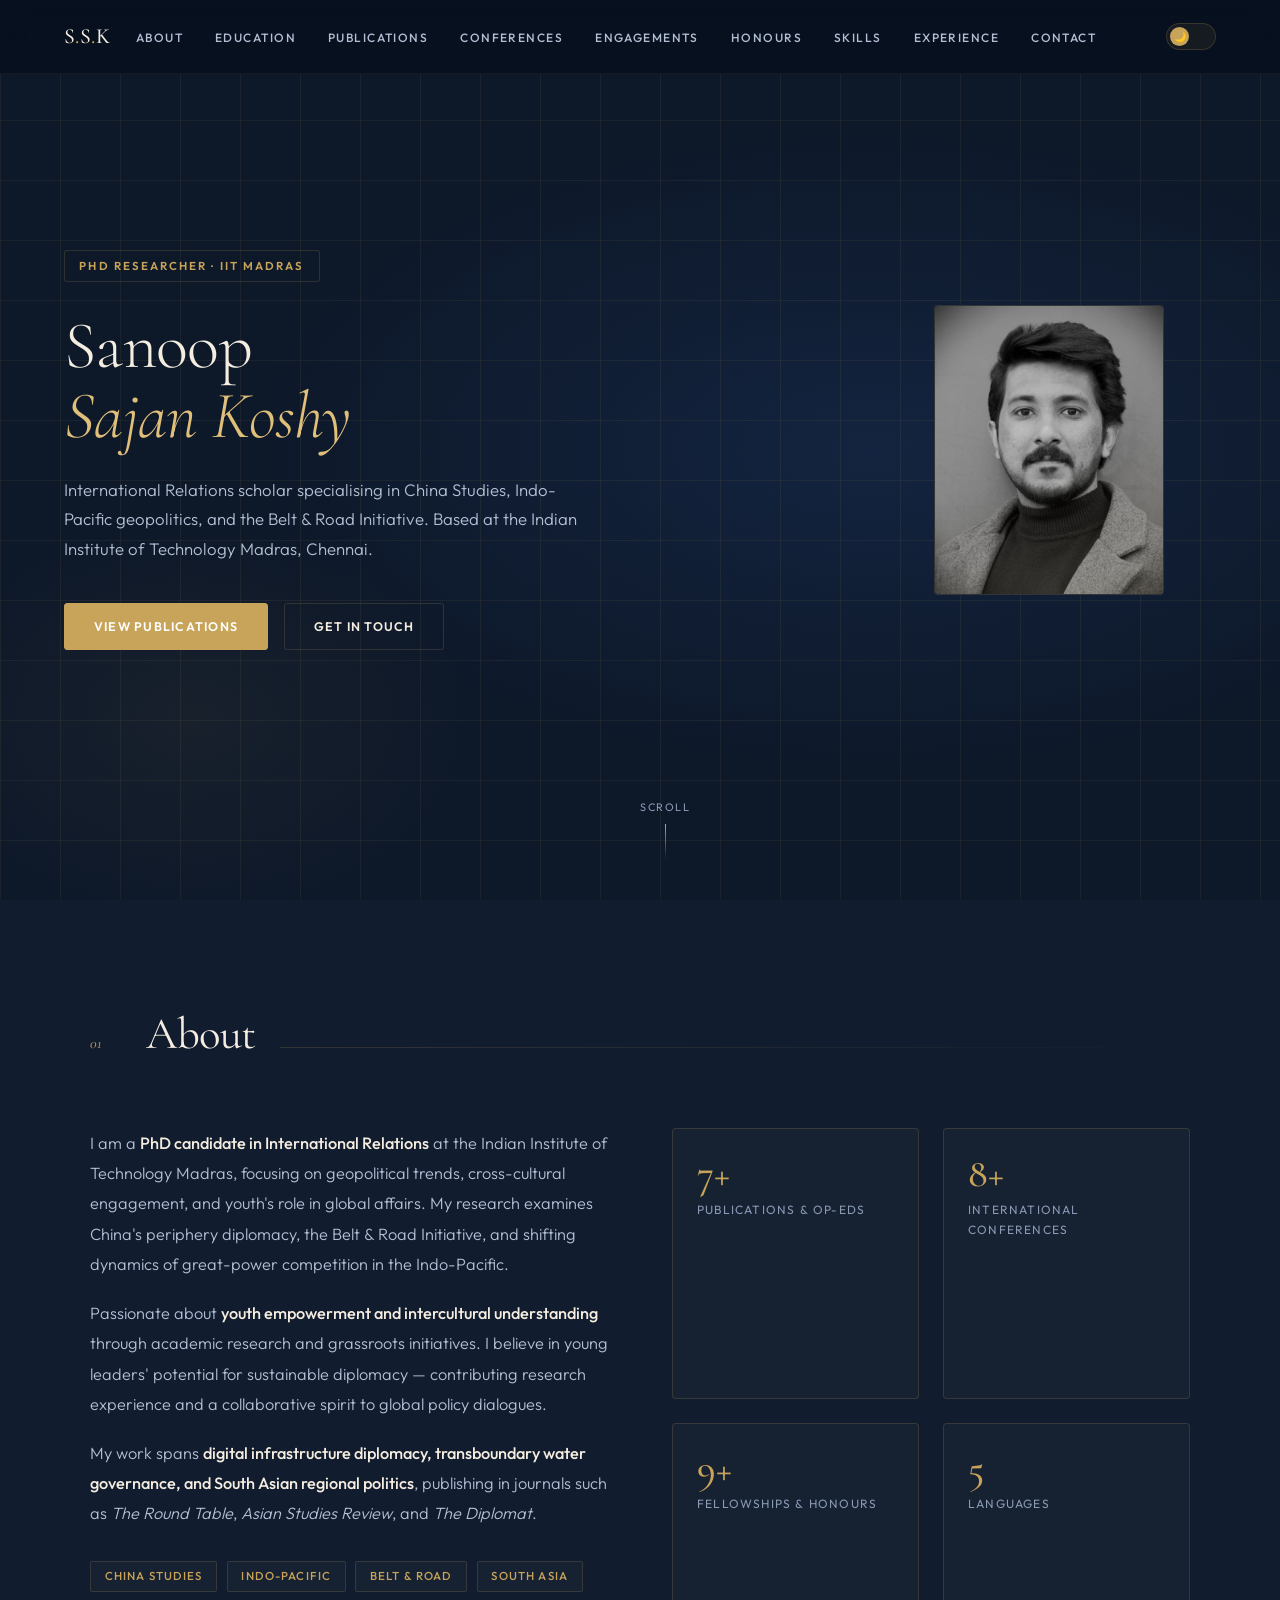
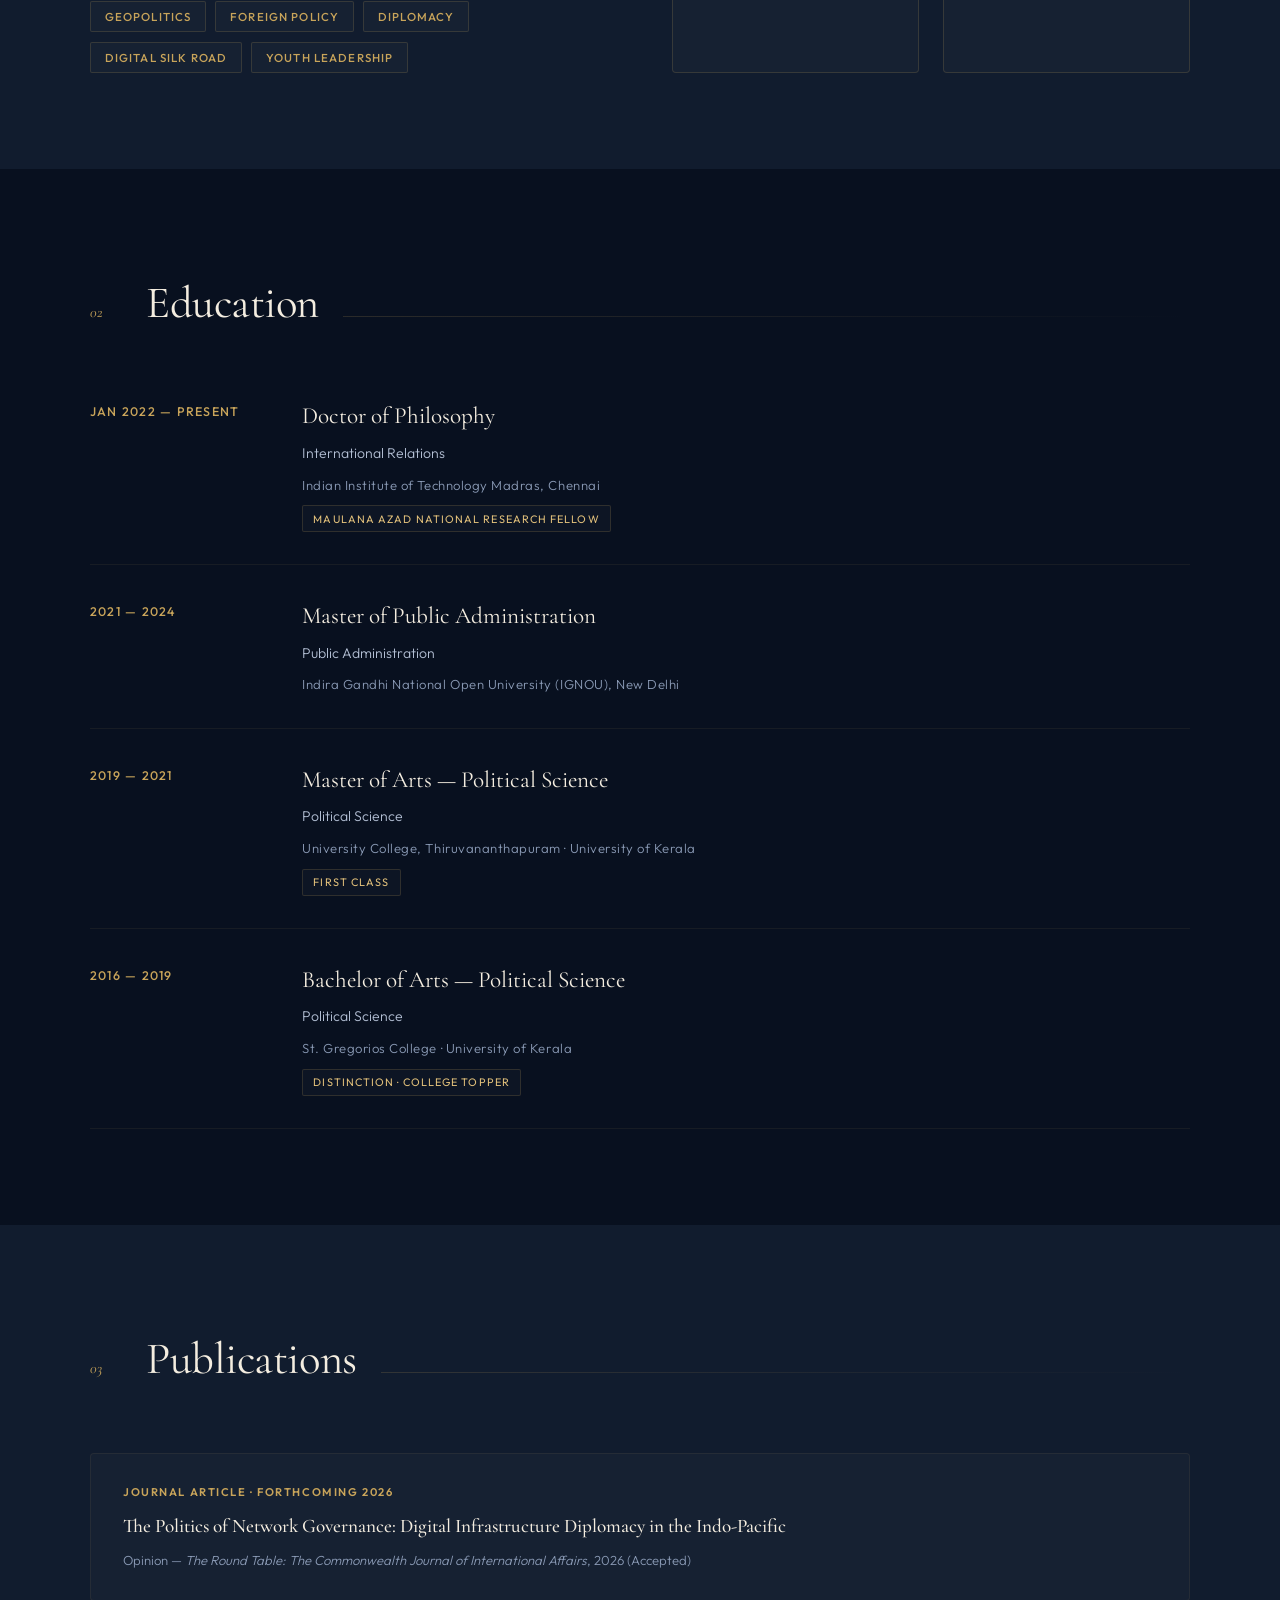
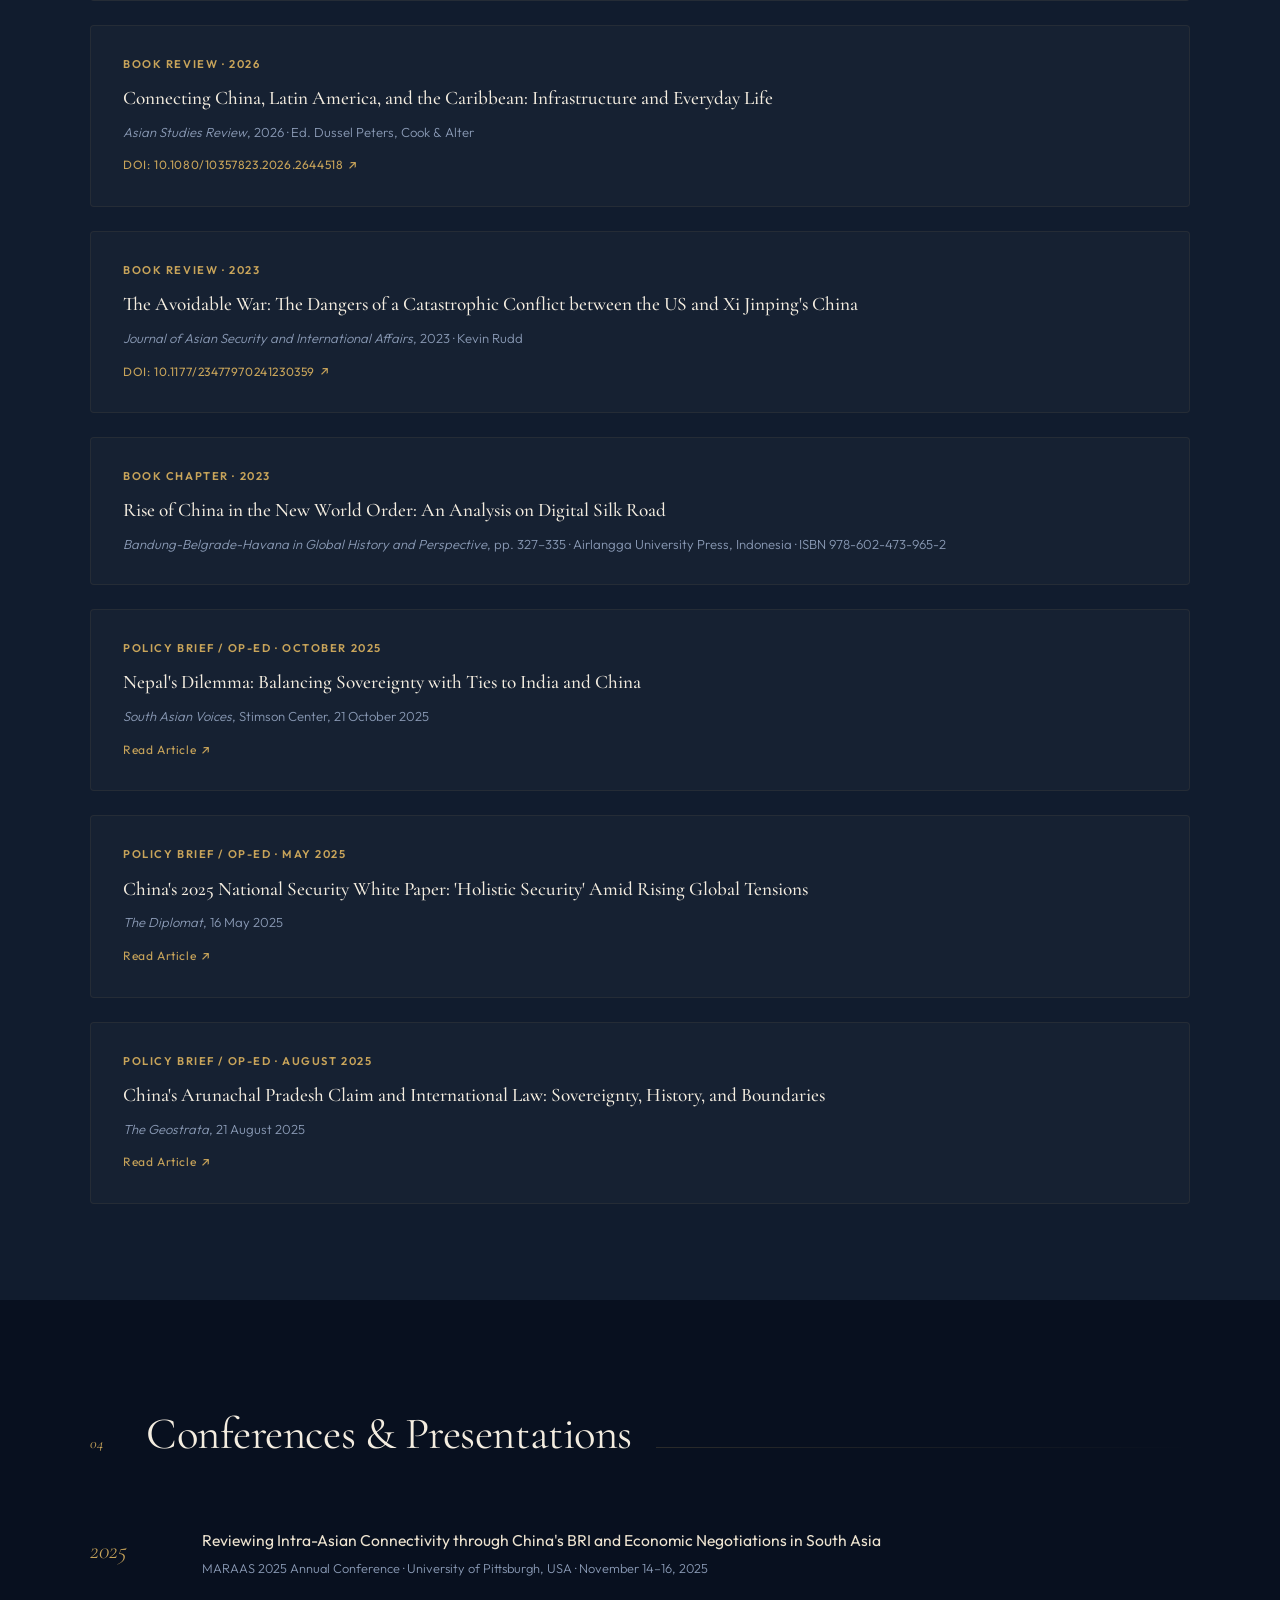
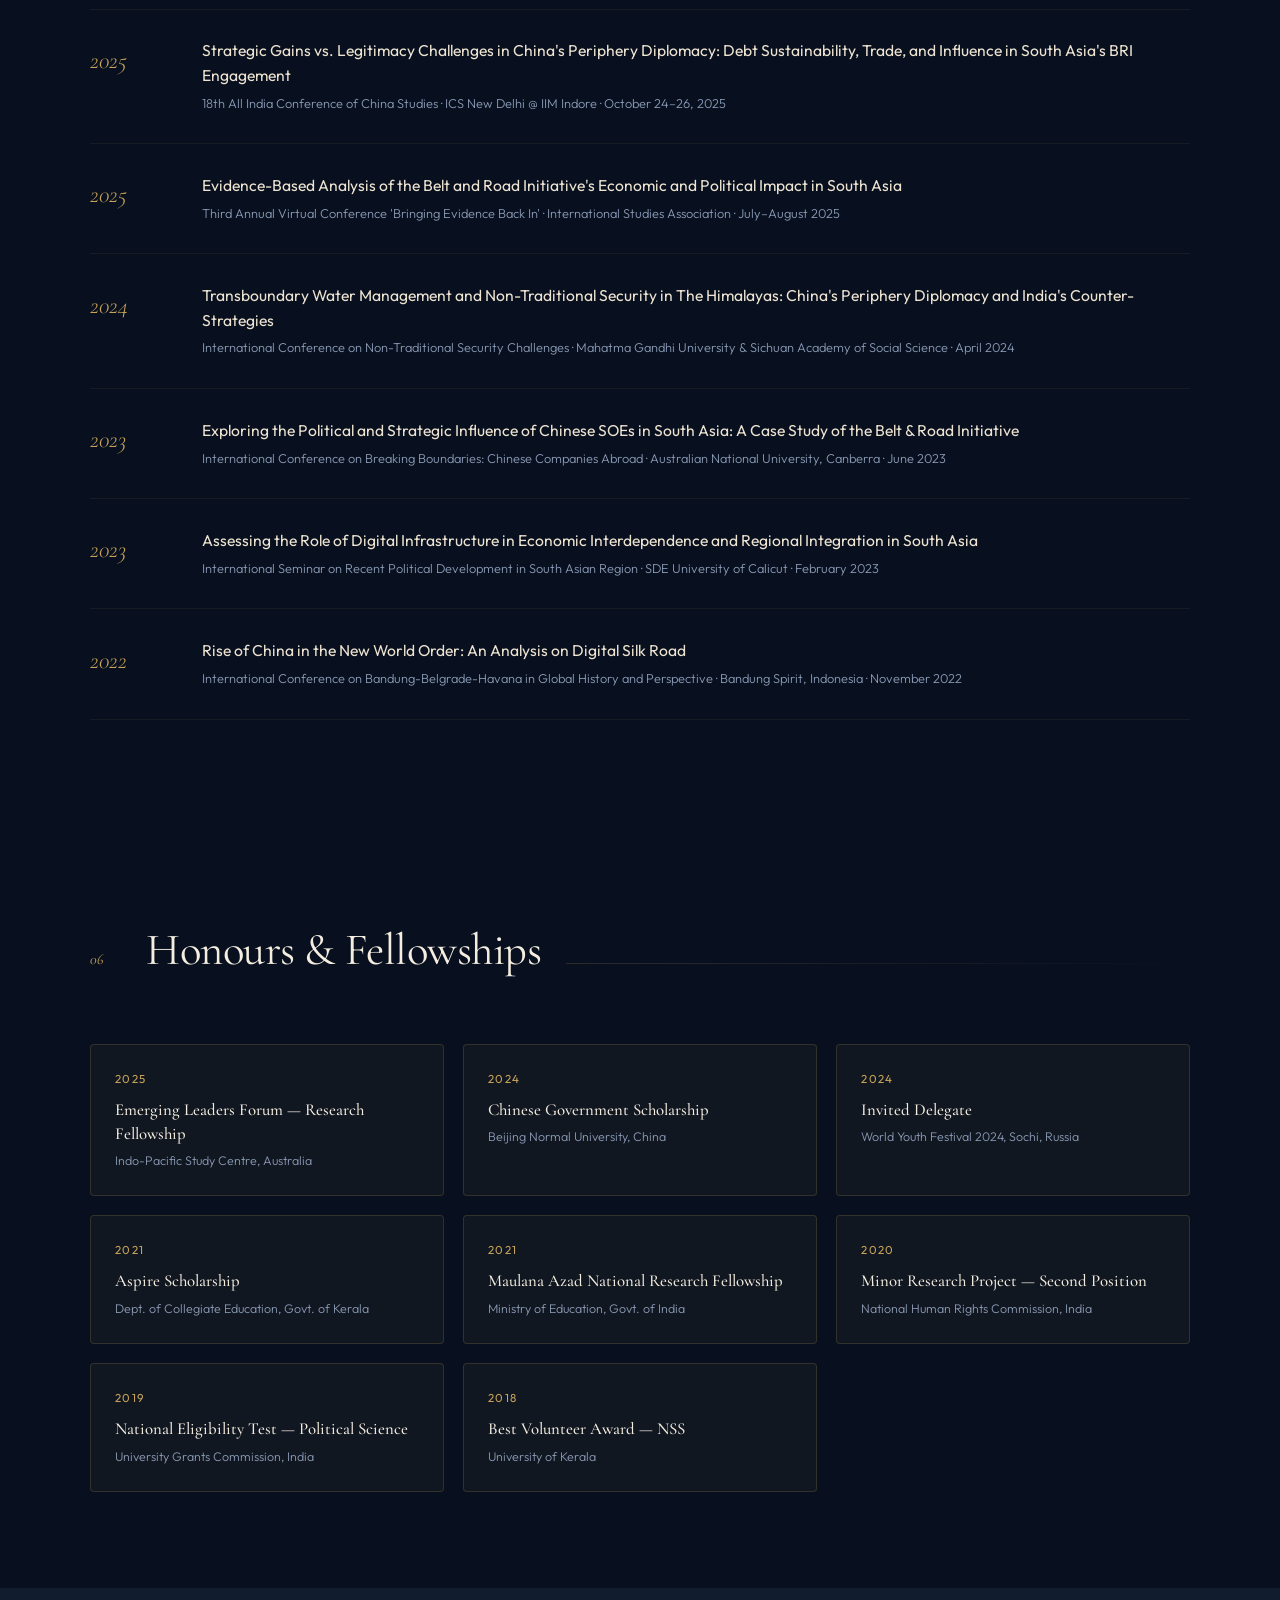
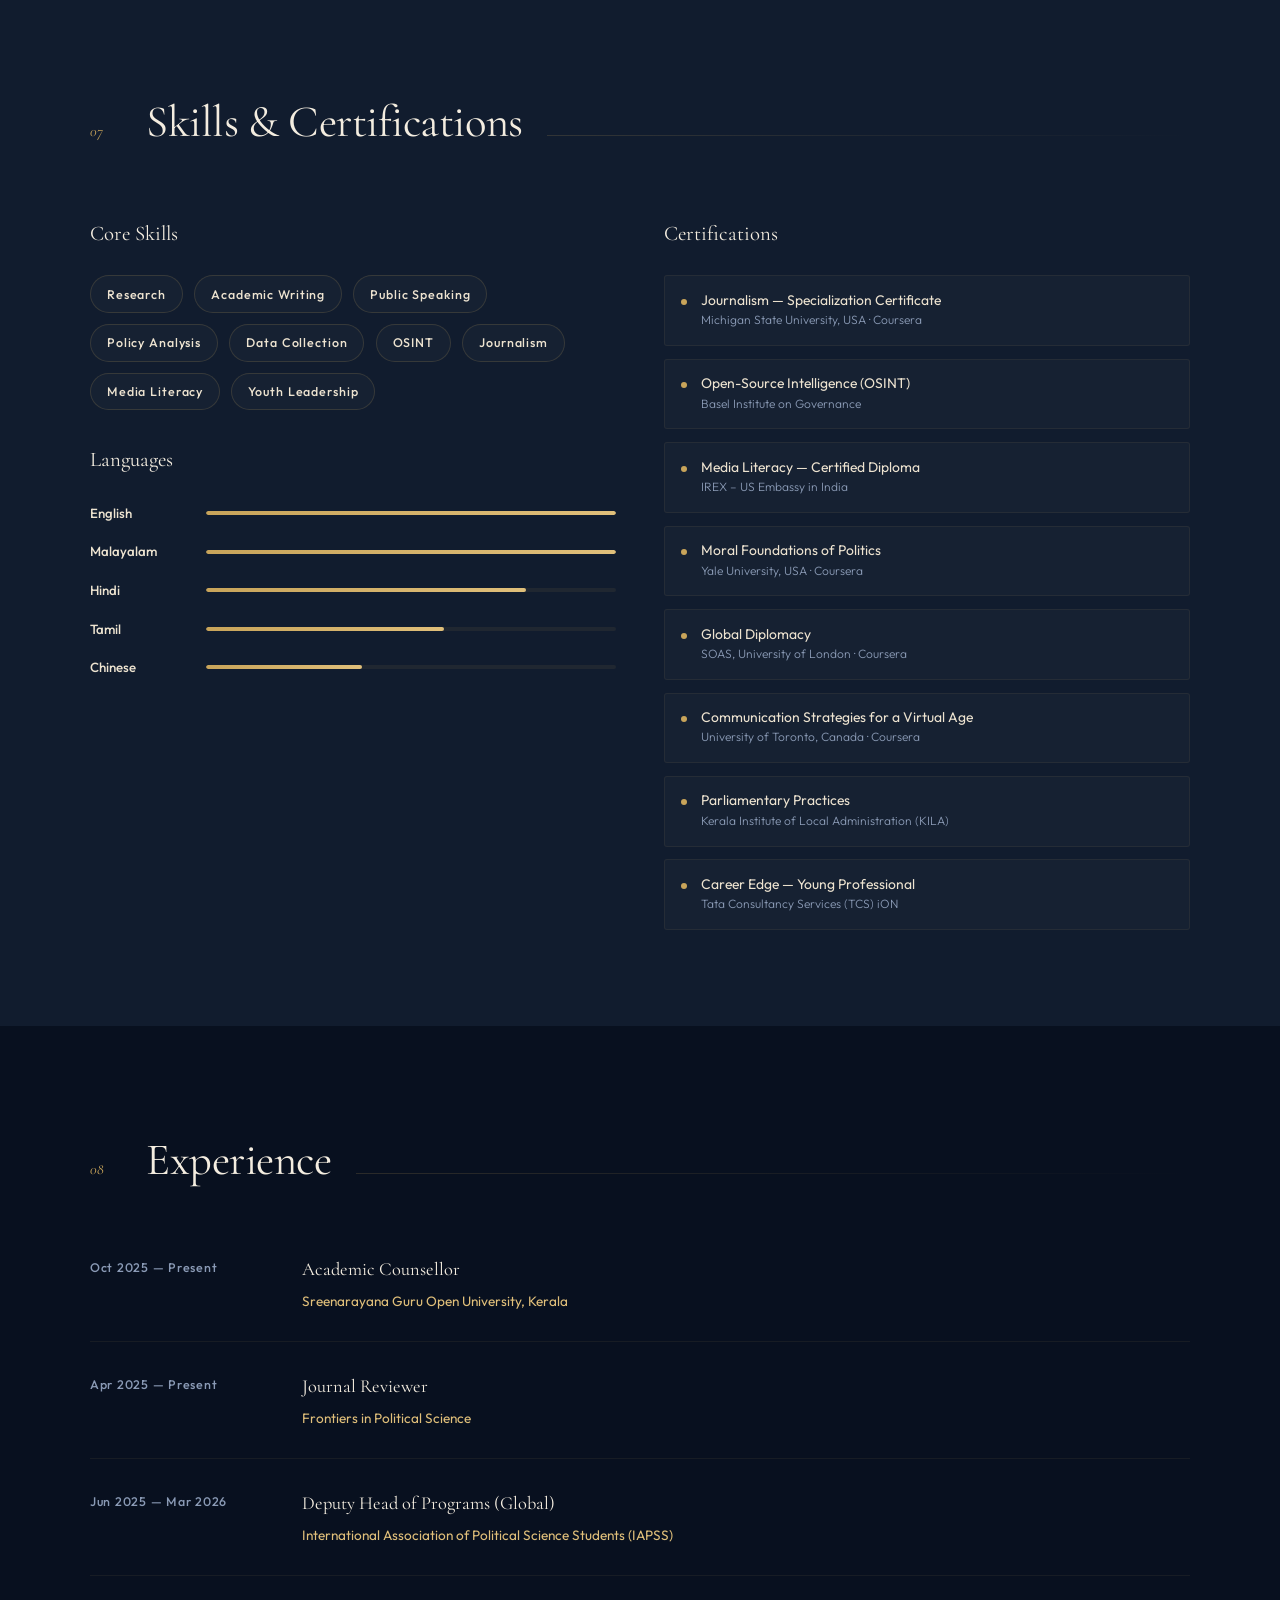
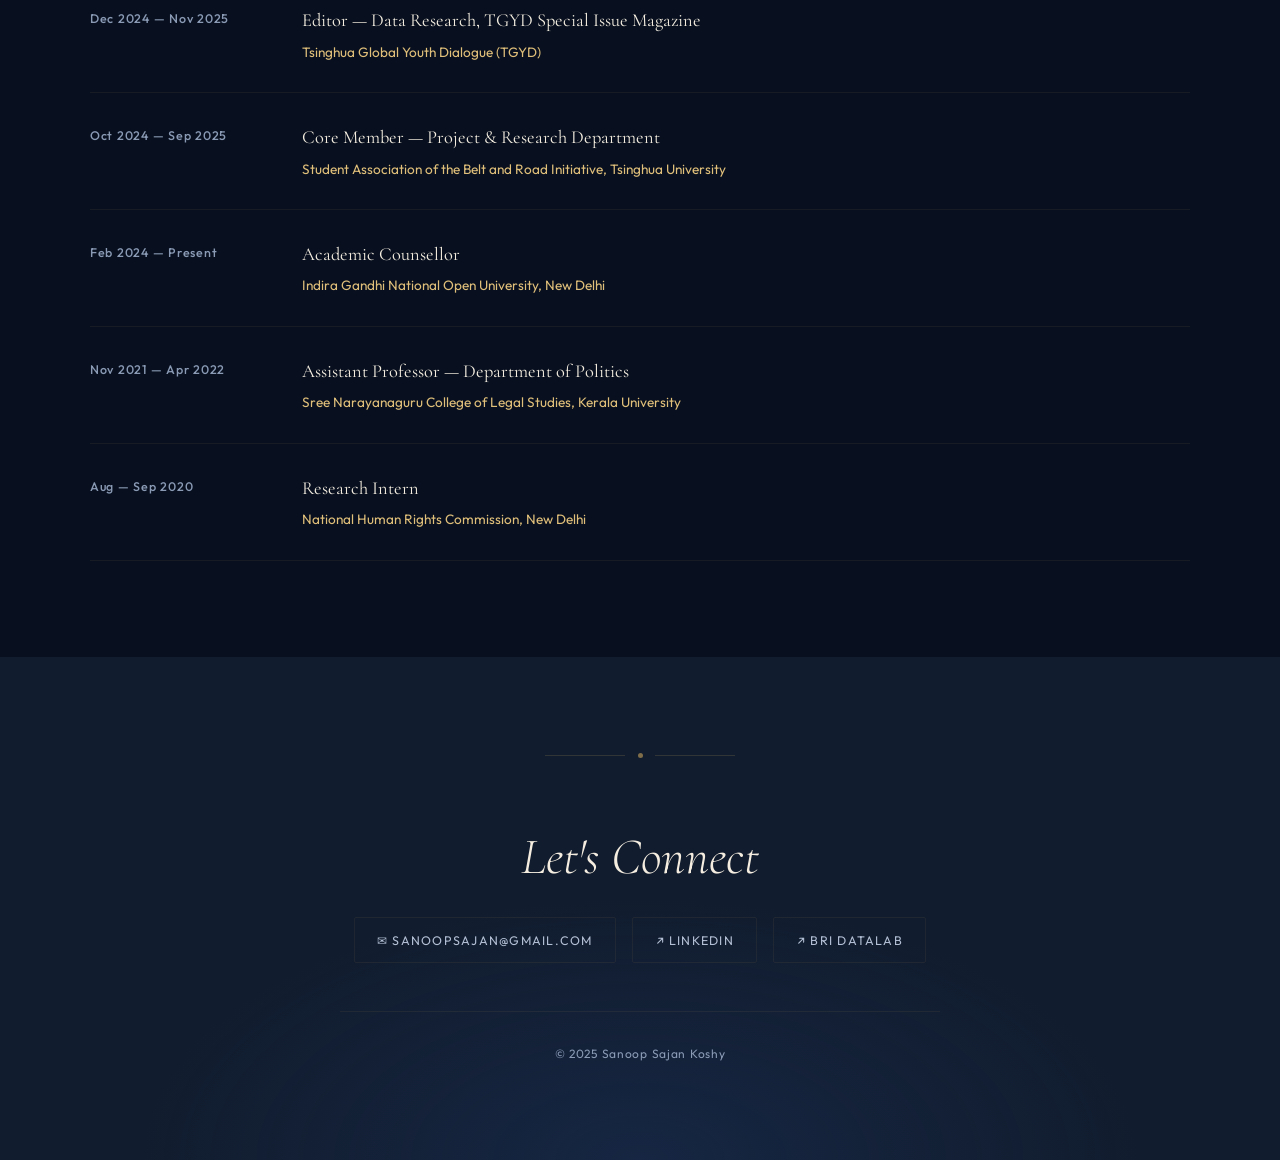
<file: index.html>
<!DOCTYPE html>
<html lang="en" data-theme="dark">
<head>
  <meta charset="UTF-8" />
  <meta name="viewport" content="width=device-width, initial-scale=1.0"/>
  <title>Sanoop Sajan Koshy | Portfolio</title>
  <link rel="preconnect" href="https://fonts.googleapis.com">
  <link rel="preconnect" href="https://fonts.gstatic.com" crossorigin>
  <link href="https://fonts.googleapis.com/css2?family=Cormorant+Garamond:ital,wght@0,300;0,400;0,500;0,600;0,700;1,300;1,400;1,500&family=Outfit:wght@300;400;500;600&display=swap" rel="stylesheet">
  <style>
    *, *::before, *::after { box-sizing: border-box; margin: 0; padding: 0; }

    /* ── DARK THEME (default) ── */
    :root, [data-theme="dark"] {
      --bg:      #08101f;
      --bg2:     #111c2e;
      --bg3:     #0d1829;
      --text:    #f4ede0;
      --text2:   #ede3d0;
      --gold:    #c8a45a;
      --gold2:   #e0bf7a;
      --muted:   #8a9ab5;
      --muted2:  #b3bfd4;
      --border:  rgba(200,164,90,.18);
      --border2: rgba(200,164,90,.08);
      --card:    rgba(255,255,255,.025);
      --card-h:  rgba(200,164,90,.05);
      --nav-bg:  rgba(8,16,31,.96);
      --hero-r:  rgba(30,55,100,.38);
      --serif: 'Cormorant Garamond', Georgia, serif;
      --sans:  'Outfit', sans-serif;
    }

    /* ── LIGHT THEME ── */
    [data-theme="light"] {
      --bg:      #f7f2e9;
      --bg2:     #ede6d4;
      --bg3:     #f2ece0;
      --text:    #18100a;
      --text2:   #2a1e0f;
      --gold:    #8a6220;
      --gold2:   #a97b28;
      --muted:   #6b5c3e;
      --muted2:  #4a3c25;
      --border:  rgba(138,98,32,.22);
      --border2: rgba(138,98,32,.1);
      --card:    rgba(255,255,255,.7);
      --card-h:  rgba(138,98,32,.07);
      --nav-bg:  rgba(247,242,233,.97);
      --hero-r:  rgba(200,160,80,.12);
    }

    html { scroll-behavior: smooth; }

    body {
      background: var(--bg);
      color: var(--text);
      font-family: var(--sans);
      font-size: 15px;
      line-height: 1.7;
      overflow-x: hidden;
      transition: background .35s, color .35s;
    }

    body::before {
      content: '';
      position: fixed; inset: 0; z-index: 0;
      background-image: url("data:image/svg+xml,%3Csvg viewBox='0 0 200 200' xmlns='http://www.w3.org/2000/svg'%3E%3Cfilter id='n'%3E%3CfeTurbulence type='fractalNoise' baseFrequency='0.9' numOctaves='4' stitchTiles='stitch'/%3E%3C/filter%3E%3Crect width='100%25' height='100%25' filter='url(%23n)' opacity='0.03'/%3E%3C/svg%3E");
      opacity:.35; pointer-events:none;
    }

    /* ── NAVIGATION ── */
    nav {
      position: fixed; top:0; left:0; right:0; z-index:100;
      display: flex; align-items: center; justify-content: space-between;
      padding: 1.15rem 4rem;
      background: var(--nav-bg);
      backdrop-filter: blur(14px);
      border-bottom: 1px solid var(--border2);
      transition: padding .3s, background .35s, border-color .35s;
    }

    .nav-left { display: flex; align-items: center; gap: 1.6rem; }

    .nav-logo {
      font-family: var(--serif);
      font-size: 1.35rem; font-weight: 500; letter-spacing: .02em;
      color: var(--text); text-decoration: none; transition: color .35s;
    }
    .nav-logo span { color: var(--gold); }

    .nav-links { display: flex; gap: 2rem; list-style: none; }

    .nav-links a {
      font-size: .75rem; font-weight: 500; letter-spacing: .12em;
      text-transform: uppercase; color: var(--muted2);
      text-decoration: none; transition: color .25s;
    }
    .nav-links a:hover { color: var(--gold); }

    /* ── THEME TOGGLE ── */
    .theme-toggle {
      width: 50px; height: 27px; cursor: pointer;
      flex-shrink: 0; position: relative;
    }
    .theme-toggle input { display: none; }

    .t-track {
      width:100%; height:100%;
      background: var(--border2);
      border: 1px solid var(--border);
      border-radius: 14px;
      position: relative;
      transition: background .3s, border-color .35s;
    }

    .t-thumb {
      width: 19px; height: 19px; border-radius: 50%;
      background: var(--gold);
      position: absolute; top: 3px; left: 3px;
      transition: transform .3s cubic-bezier(.4,0,.2,1);
      display: flex; align-items: center; justify-content: center;
      font-size: 10px; line-height: 1;
    }
    [data-theme="light"] .t-thumb { transform: translateX(23px); }

    /* ── HERO ── */
    #hero {
      position: relative; min-height: 100vh;
      display: flex; align-items: center;
      padding: 0 4rem; overflow: hidden;
    }

    .hero-bg {
      position: absolute; inset: 0;
      background:
        radial-gradient(ellipse 75% 55% at 68% 50%, var(--hero-r) 0%, transparent 65%),
        radial-gradient(ellipse 40% 40% at 15% 80%, rgba(200,164,90,.06) 0%, transparent 55%),
        var(--bg3);
      transition: background .35s;
    }

    .hero-grid {
      position: absolute; inset:0;
      background-image:
        linear-gradient(var(--border2) 1px, transparent 1px),
        linear-gradient(90deg, var(--border2) 1px, transparent 1px);
      background-size: 60px 60px;
    }

    .hero-content {
      position: relative; z-index: 2;
      display: grid; grid-template-columns: 1fr auto;
      gap: 4rem; align-items: center;
      width: 100%; max-width: 1100px;
    }

    .hero-text { max-width: 640px; }

    .hero-tag {
      display: inline-block;
      font-size: .72rem; font-weight: 600; letter-spacing: .18em; text-transform: uppercase;
      color: var(--gold); border: 1px solid var(--border);
      padding: .35rem .9rem; border-radius: 2px; margin-bottom: 1.8rem;
      animation: fadeUp .8s .1s both ease;
    }

    h1.hero-name {
      font-family: var(--serif);
      font-size: clamp(3rem, 5.2vw, 5rem); font-weight: 300;
      line-height: 1.05; letter-spacing: -.01em;
      color: var(--text); margin-bottom: 1.5rem;
      animation: fadeUp .9s .2s both ease; transition: color .35s;
    }
    h1.hero-name em { font-style: italic; color: var(--gold2); }

    .hero-desc {
      font-size: 1.05rem; color: var(--muted2); line-height: 1.75;
      max-width: 530px; margin-bottom: 2.5rem;
      animation: fadeUp .9s .35s both ease; font-weight: 300; transition: color .35s;
    }

    .hero-cta { display: flex; gap: 1rem; flex-wrap: wrap; animation: fadeUp .9s .5s both ease; }

    /* ── PHOTO ── */
    .hero-photo { animation: fadeUp .9s .3s both ease; flex-shrink: 0; }

    .photo-frame {
      width: 230px; height: 290px; border-radius: 4px;
      overflow: hidden; border: 1px solid var(--border);
      background: var(--bg2); position: relative;
      transition: border-color .35s;
    }
    .photo-frame::after {
      content: ''; position: absolute; inset: 0;
      background: linear-gradient(160deg, transparent 55%, rgba(200,164,90,.08));
      pointer-events: none;
    }
    .photo-frame img { width:100%; height:100%; object-fit:cover; display:block; }

    .photo-placeholder {
      width:100%; height:100%; display:flex; flex-direction:column;
      align-items:center; justify-content:center; gap:.6rem;
      color: var(--muted); font-size:.72rem; letter-spacing:.1em;
      text-transform:uppercase; text-align:center; padding:1.2rem;
      transition: color .35s;
    }
    .photo-placeholder svg { width:36px; height:36px; opacity:.3; }

    /* ── BUTTONS ── */
    .btn {
      display: inline-flex; align-items: center; gap: .5rem;
      padding: .75rem 1.8rem; font-size: .78rem; font-weight: 600;
      letter-spacing: .1em; text-transform: uppercase;
      text-decoration: none; border-radius: 3px;
      transition: all .25s ease; cursor: pointer; border: none;
      font-family: var(--sans);
    }
    .btn-gold   { background: var(--gold);  color: #fff; border: 1px solid var(--gold); }
    .btn-gold:hover { background: var(--gold2); border-color: var(--gold2); }
    .btn-outline { background: transparent; color: var(--text); border: 1px solid var(--border); transition: all .25s, color .35s; }
    .btn-outline:hover { border-color: var(--gold); color: var(--gold); }

    .hero-scroll {
      position: absolute; bottom:2.5rem; left:50%; transform:translateX(-50%);
      display:flex; flex-direction:column; align-items:center; gap:.5rem;
      font-size:.68rem; letter-spacing:.14em; text-transform:uppercase;
      color: var(--muted); animation: fadeUp .9s .8s both ease;
    }
    .scroll-line {
      width:1px; height:36px;
      background: linear-gradient(to bottom, var(--gold), transparent);
      animation: scrollPulse 2s 1.5s infinite ease;
    }

    /* ── SECTION LAYOUT ── */
    section { position: relative; z-index:1; padding: 6rem 4rem; }
    .section-inner { max-width: 1100px; margin: 0 auto; }

    .section-header { display:flex; align-items:baseline; gap:1.5rem; margin-bottom:3.5rem; }

    .section-num {
      font-family: var(--serif); font-size:.95rem; color: var(--gold);
      font-style:italic; font-weight:400; min-width:2rem;
    }

    h2.section-title {
      font-family: var(--serif);
      font-size: clamp(1.9rem, 3.5vw, 2.8rem); font-weight:400;
      color: var(--text); letter-spacing:-.01em; transition: color .35s;
    }

    .section-line { flex:1; height:1px; background: linear-gradient(to right, var(--border), transparent); }

    .bg-alt  { background: var(--bg2); transition: background .35s; }
    .bg-main { background: var(--bg);  transition: background .35s; }

    /* ── ABOUT ── */
    .about-grid { display:grid; grid-template-columns:1fr 1fr; gap:4rem; }

    .about-text p {
      color: var(--muted2); font-weight:300; font-size:1.02rem;
      margin-bottom:1.2rem; line-height:1.85; transition:color .35s;
    }
    .about-text p strong { color: var(--text); font-weight:500; }

    .about-tags { display:flex; flex-wrap:wrap; gap:.6rem; margin-top:2rem; }

    .tag {
      font-size:.72rem; font-weight:500; letter-spacing:.1em; text-transform:uppercase;
      padding:.3rem .85rem; border:1px solid var(--border); border-radius:2px;
      color: var(--gold); background: var(--card); transition: background .35s, border-color .35s;
    }

    .stat-grid { display:grid; grid-template-columns:1fr 1fr; gap:1.5rem; }

    .stat-card {
      background: var(--card); border:1px solid var(--border); border-radius:4px;
      padding:1.5rem; transition: background .35s, border-color .35s;
    }
    .stat-num  { font-family:var(--serif); font-size:2.5rem; color:var(--gold); font-weight:500; line-height:1; margin-bottom:.4rem; }
    .stat-label { font-size:.75rem; letter-spacing:.1em; text-transform:uppercase; color:var(--muted); transition:color .35s; }

    /* ── EDUCATION ── */
    .edu-item { display:grid; grid-template-columns:180px 1fr; gap:2rem; padding:2rem 0; border-bottom:1px solid var(--border2); }
    .edu-item:first-child { padding-top:0; }
    .edu-year  { font-size:.78rem; font-weight:500; letter-spacing:.1em; text-transform:uppercase; color:var(--gold); padding-top:.25rem; }
    .edu-degree { font-family:var(--serif); font-size:1.45rem; font-weight:400; color:var(--text); margin-bottom:.3rem; transition:color .35s; }
    .edu-field  { font-size:.88rem; color:var(--muted2); font-weight:300; margin-bottom:.5rem; transition:color .35s; }
    .edu-inst   { font-size:.82rem; color:var(--muted);  font-weight:300; letter-spacing:.04em; transition:color .35s; }
    .edu-badge  {
      display:inline-block; font-size:.68rem; letter-spacing:.1em; text-transform:uppercase;
      padding:.2rem .65rem; background:var(--card); border:1px solid var(--border);
      border-radius:2px; color:var(--gold2); margin-top:.6rem; transition: background .35s;
    }

    /* ── PUBLICATIONS ── */
    .pub-grid { display:flex; flex-direction:column; gap:1.5rem; }

    .pub-card {
      background:var(--card); border:1px solid var(--border2); border-radius:4px;
      padding:1.8rem 2rem; transition:border-color .25s, background .25s;
      position:relative; overflow:hidden;
    }
    .pub-card::before {
      content:''; position:absolute; left:0; top:0; bottom:0; width:2px;
      background:linear-gradient(to bottom, var(--gold), transparent);
      opacity:0; transition:opacity .25s;
    }
    .pub-card:hover { border-color:var(--border); background:var(--card-h); }
    .pub-card:hover::before { opacity:1; }

    .pub-type  { font-size:.7rem; letter-spacing:.14em; text-transform:uppercase; color:var(--gold); font-weight:600; margin-bottom:.7rem; }
    .pub-title { font-family:var(--serif); font-size:1.2rem; font-weight:500; color:var(--text); line-height:1.45; margin-bottom:.5rem; transition:color .35s; }
    .pub-meta  { font-size:.82rem; color:var(--muted); font-weight:300; transition:color .35s; }
    .pub-link  { display:inline-flex; align-items:center; gap:.3rem; font-size:.75rem; color:var(--gold); text-decoration:none; margin-top:.7rem; letter-spacing:.05em; transition:color .2s; }
    .pub-link:hover { color:var(--gold2); }
    .pub-link::after { content:'↗'; font-size:.85rem; }

    /* ── CONFERENCES ── */
    .conf-item { display:grid; grid-template-columns:80px 1fr; gap:2rem; padding:1.8rem 0; border-bottom:1px solid var(--border2); }
    .conf-item:first-child { padding-top:0; }
    .conf-year  { font-family:var(--serif); font-size:1.5rem; font-weight:300; color:var(--gold); font-style:italic; padding-top:.15rem; }
    .conf-title { font-size:.98rem; font-weight:400; color:var(--text2); margin-bottom:.35rem; line-height:1.55; transition:color .35s; }
    .conf-venue { font-size:.8rem; color:var(--muted); font-weight:300; transition:color .35s; }

    /* ── ENGAGEMENTS ── */
    .engage-grid { display:grid; grid-template-columns:repeat(3,1fr); gap:1.2rem; }

    .engage-card {
      background:var(--card); border:1px solid var(--border2); border-radius:4px;
      padding:1.6rem; transition:background .25s, border-color .25s, transform .25s;
    }
    .engage-card:hover { background:var(--card-h); border-color:var(--border); transform:translateY(-2px); }

    .engage-icon  { font-size:1.4rem; margin-bottom:.8rem; }
    .engage-title { font-family:var(--serif); font-size:1rem; font-weight:500; color:var(--text); margin-bottom:.3rem; line-height:1.4; transition:color .35s; }
    .engage-org   { font-size:.78rem; color:var(--muted); font-weight:300; line-height:1.5; transition:color .35s; }

    /* ── FELLOWSHIPS ── */
    .fellows-grid { display:grid; grid-template-columns:repeat(3,1fr); gap:1.2rem; }

    .fellow-card {
      background:var(--card-h); border:1px solid var(--border); border-radius:4px;
      padding:1.5rem; transition:background .25s, transform .25s;
    }
    .fellow-card:hover { background:var(--card); transform:translateY(-2px); }

    .fellow-year  { font-size:.72rem; letter-spacing:.12em; text-transform:uppercase; color:var(--gold); margin-bottom:.6rem; }
    .fellow-title { font-family:var(--serif); font-size:1.05rem; font-weight:500; color:var(--text); margin-bottom:.3rem; line-height:1.4; transition:color .35s; }
    .fellow-org   { font-size:.78rem; color:var(--muted); font-weight:300; transition:color .35s; }

    /* ── SKILLS ── */
    .skills-grid { display:grid; grid-template-columns:1fr 1fr; gap:3rem; }

    .skills-block h3 {
      font-family:var(--serif); font-size:1.3rem; font-weight:400;
      color:var(--text); margin-bottom:1.5rem; transition:color .35s;
    }

    .core-skills { display:flex; flex-wrap:wrap; gap:.7rem; margin-bottom:2rem; }

    .skill-pill {
      font-size:.78rem; font-weight:500; letter-spacing:.07em;
      padding:.45rem 1rem; border-radius:20px;
      border:1px solid var(--border); color:var(--text2); background:var(--card);
      transition: background .25s, color .25s, border-color .25s;
    }
    .skill-pill:hover { background:var(--card-h); border-color:var(--gold); color:var(--gold); }

    .lang-bars { display:flex; flex-direction:column; gap:1rem; }

    .lang-row { display:flex; align-items:center; gap:1rem; }

    .lang-name { font-size:.83rem; font-weight:500; color:var(--text2); width:100px; flex-shrink:0; transition:color .35s; }

    .lang-bar-wrap { flex:1; height:4px; background:var(--border2); border-radius:2px; overflow:hidden; }

    .lang-bar {
      height:100%; background:linear-gradient(to right, var(--gold), var(--gold2));
      border-radius:2px; transform-origin:left; transform:scaleX(0);
      transition: transform .9s cubic-bezier(.4,0,.2,1);
    }
    .lang-row.bar-visible .lang-bar { transform:scaleX(1); }

    .cert-list { display:flex; flex-direction:column; gap:.8rem; }

    .cert-item {
      display:flex; align-items:flex-start; gap:.9rem;
      padding:.9rem 1rem; background:var(--card); border:1px solid var(--border2);
      border-radius:3px; transition:background .25s, border-color .25s;
    }
    .cert-item:hover { background:var(--card-h); border-color:var(--border); }

    .cert-dot  { width:6px; height:6px; border-radius:50%; background:var(--gold); flex-shrink:0; margin-top:.5rem; }
    .cert-name { font-size:.87rem; font-weight:400; color:var(--text2); line-height:1.4; transition:color .35s; }
    .cert-from { font-size:.75rem; color:var(--muted); font-weight:300; transition:color .35s; }

    /* ── EXPERIENCE ── */
    .exp-item { display:grid; grid-template-columns:180px 1fr; gap:2rem; padding:1.8rem 0; border-bottom:1px solid var(--border2); }
    .exp-item:first-child { padding-top:0; }
    .exp-period { font-size:.78rem; font-weight:500; letter-spacing:.06em; color:var(--muted); padding-top:.2rem; transition:color .35s; }
    .exp-role   { font-family:var(--serif); font-size:1.15rem; font-weight:400; color:var(--text); margin-bottom:.25rem; transition:color .35s; }
    .exp-org    { font-size:.85rem; color:var(--gold2); font-weight:400; }

    /* ── CONTACT ── */
    #contact {
      background:
        radial-gradient(ellipse 60% 80% at 50% 100%, var(--hero-r) 0%, transparent 65%),
        var(--bg2);
      text-align:center;
    }

    .contact-inner { max-width:600px; margin:0 auto; }
    .contact-name  { font-family:var(--serif); font-size:clamp(2rem,4vw,3.5rem); font-weight:300; font-style:italic; color:var(--text); margin-bottom:1rem; transition:color .35s; }
    .contact-sub   { font-size:.95rem; color:var(--muted2); font-weight:300; margin-bottom:2.5rem; line-height:1.7; transition:color .35s; }
    .contact-links { display:flex; justify-content:center; flex-wrap:wrap; gap:1rem; margin-bottom:3rem; }

    .contact-link {
      display:inline-flex; align-items:center; gap:.5rem;
      font-size:.78rem; letter-spacing:.1em; text-transform:uppercase;
      color:var(--muted2); text-decoration:none;
      border:1px solid var(--border2); padding:.7rem 1.4rem; border-radius:2px;
      transition: all .25s;
    }
    .contact-link:hover { color:var(--gold); border-color:var(--border); }

    .footer-line { border-top:1px solid var(--border2); padding-top:2rem; font-size:.75rem; color:var(--muted); letter-spacing:.06em; transition:color .35s; }

    /* ── ORNAMENT ── */
    .ornament { display:flex; align-items:center; justify-content:center; gap:.8rem; margin-bottom:3.5rem; }
    .ornament-line { flex:1; max-width:80px; height:1px; background:var(--border); }
    .ornament-dot  { width:5px; height:5px; border-radius:50%; background:var(--gold); opacity:.6; }

    /* ── ANIMATIONS ── */
    @keyframes fadeUp {
      from { opacity:0; transform:translateY(22px); }
      to   { opacity:1; transform:translateY(0);    }
    }
    @keyframes scrollPulse {
      0%,100% { opacity:.3; transform:scaleY(1); }
      50%      { opacity:1;  transform:scaleY(1.15); }
    }

    .fade-in { opacity:0; transform:translateY(18px); transition:opacity .7s ease, transform .7s ease; }
    .fade-in.visible { opacity:1; transform:translateY(0); }

    /* ── RESPONSIVE ── */
    @media (max-width:1050px) { .hero-content { grid-template-columns:1fr; } .hero-photo { display:none; } }
    @media (max-width:900px) {
      nav { padding:1rem 2rem; }
      .nav-links { gap:1.4rem; }
      section { padding:5rem 2rem; }
      #hero { padding:0 2rem; }
      .about-grid { grid-template-columns:1fr; gap:3rem; }
      .fellows-grid, .engage-grid { grid-template-columns:1fr 1fr; }
      .edu-item, .exp-item { grid-template-columns:120px 1fr; gap:1.2rem; }
      .conf-item { grid-template-columns:60px 1fr; }
      .skills-grid { grid-template-columns:1fr; gap:2rem; }
    }
    @media (max-width:600px) {
      nav { padding:.9rem 1.2rem; }
      .nav-links { display:none; }
      .fellows-grid, .engage-grid { grid-template-columns:1fr; }
      .edu-item, .exp-item, .conf-item { grid-template-columns:1fr; gap:.4rem; }
      .stat-grid { grid-template-columns:1fr 1fr; }
      .hero-cta { flex-direction:column; align-items:flex-start; }
    }
  </style>
</head>
<body>

<!-- ── NAV ── -->
<nav>
  <div class="nav-left">
    <a href="#hero" class="nav-logo">S<span>.</span>S<span>.</span>K</a>
    <ul class="nav-links">
      <li><a href="#about">About</a></li>
      <li><a href="#education">Education</a></li>
      <li><a href="#publications">Publications</a></li>
      <li><a href="#conferences">Conferences</a></li>
      <li><a href="#engagements">Engagements</a></li>
      <li><a href="#fellowships">Honours</a></li>
      <li><a href="#skills">Skills</a></li>
      <li><a href="#experience">Experience</a></li>
      <li><a href="#contact">Contact</a></li>
    </ul>
  </div>
  <label class="theme-toggle" title="Toggle light / dark">
    <input type="checkbox" id="themeCheck">
    <div class="t-track">
      <div class="t-thumb">🌙</div>
    </div>
  </label>
</nav>

<!-- ── HERO ── -->
<section id="hero">
  <div class="hero-bg"></div>
  <div class="hero-grid"></div>
  <div class="hero-content">
    <div class="hero-text">
      <div class="hero-tag">PhD Researcher · IIT Madras</div>
      <h1 class="hero-name">Sanoop<br><em>Sajan Koshy</em></h1>
      <p class="hero-desc">
        International Relations scholar specialising in China Studies, Indo-Pacific geopolitics,
        and the Belt &amp; Road Initiative. Based at the Indian Institute of Technology Madras, Chennai.
      </p>
      <div class="hero-cta">
        <a href="#publications" class="btn btn-gold">View Publications</a>
        <a href="#contact" class="btn btn-outline">Get in Touch</a>
      </div>
    </div>
    <div class="hero-photo">
      <div class="photo-frame">
        <img src="photo.jpg" alt="Sanoop Sajan Koshy">
        <div class="photo-placeholder">
          <svg viewBox="0 0 24 24" fill="none" stroke="currentColor" stroke-width="1.2">
            <circle cx="12" cy="8" r="4.5"/>
            <path d="M3.5 20.5c0-4.14 3.8-7.5 8.5-7.5s8.5 3.36 8.5 7.5"/>
          </svg>
          <span>Add photo.jpg<br>to this folder</span>
        </div>
      </div>
    </div>
  </div>
  <div class="hero-scroll"><span>Scroll</span><div class="scroll-line"></div></div>
</section>

<!-- ── ABOUT ── -->
<section id="about" class="bg-alt">
  <div class="section-inner">
    <div class="section-header fade-in">
      <span class="section-num">01</span>
      <h2 class="section-title">About</h2>
      <div class="section-line"></div>
    </div>
    <div class="about-grid">
      <div class="about-text fade-in">
        <p>I am a <strong>PhD candidate in International Relations</strong> at the Indian Institute of Technology Madras, focusing on geopolitical trends, cross-cultural engagement, and youth's role in global affairs. My research examines China's periphery diplomacy, the Belt &amp; Road Initiative, and shifting dynamics of great-power competition in the Indo-Pacific.</p>
        <p>Passionate about <strong>youth empowerment and intercultural understanding</strong> through academic research and grassroots initiatives. I believe in young leaders' potential for sustainable diplomacy — contributing research experience and a collaborative spirit to global policy dialogues.</p>
        <p>My work spans <strong>digital infrastructure diplomacy, transboundary water governance, and South Asian regional politics</strong>, publishing in journals such as <em>The Round Table</em>, <em>Asian Studies Review</em>, and <em>The Diplomat</em>.</p>
        <div class="about-tags">
          <span class="tag">China Studies</span><span class="tag">Indo-Pacific</span>
          <span class="tag">Belt &amp; Road</span><span class="tag">South Asia</span>
          <span class="tag">Geopolitics</span><span class="tag">Foreign Policy</span>
          <span class="tag">Diplomacy</span><span class="tag">Digital Silk Road</span>
          <span class="tag">Youth Leadership</span>
        </div>
      </div>
      <div class="stat-grid fade-in">
        <div class="stat-card"><div class="stat-num">7+</div><div class="stat-label">Publications &amp; Op-Eds</div></div>
        <div class="stat-card"><div class="stat-num">8+</div><div class="stat-label">International Conferences</div></div>
        <div class="stat-card"><div class="stat-num">9+</div><div class="stat-label">Fellowships &amp; Honours</div></div>
        <div class="stat-card"><div class="stat-num">5</div><div class="stat-label">Languages</div></div>
      </div>
    </div>
  </div>
</section>

<!-- ── EDUCATION ── -->
<section id="education" class="bg-main">
  <div class="section-inner">
    <div class="section-header fade-in"><span class="section-num">02</span><h2 class="section-title">Education</h2><div class="section-line"></div></div>
    <div>
      <div class="edu-item fade-in">
        <div class="edu-year">Jan 2022 — Present</div>
        <div><div class="edu-degree">Doctor of Philosophy</div><div class="edu-field">International Relations</div><div class="edu-inst">Indian Institute of Technology Madras, Chennai</div><span class="edu-badge">Maulana Azad National Research Fellow</span></div>
      </div>
      <div class="edu-item fade-in">
        <div class="edu-year">2021 — 2024</div>
        <div><div class="edu-degree">Master of Public Administration</div><div class="edu-field">Public Administration</div><div class="edu-inst">Indira Gandhi National Open University (IGNOU), New Delhi</div></div>
      </div>
      <div class="edu-item fade-in">
        <div class="edu-year">2019 — 2021</div>
        <div><div class="edu-degree">Master of Arts — Political Science</div><div class="edu-field">Political Science</div><div class="edu-inst">University College, Thiruvananthapuram · University of Kerala</div><span class="edu-badge">First Class</span></div>
      </div>
      <div class="edu-item fade-in">
        <div class="edu-year">2016 — 2019</div>
        <div><div class="edu-degree">Bachelor of Arts — Political Science</div><div class="edu-field">Political Science</div><div class="edu-inst">St. Gregorios College · University of Kerala</div><span class="edu-badge">Distinction · College Topper</span></div>
      </div>
    </div>
  </div>
</section>

<!-- ── PUBLICATIONS ── -->
<section id="publications" class="bg-alt">
  <div class="section-inner">
    <div class="section-header fade-in"><span class="section-num">03</span><h2 class="section-title">Publications</h2><div class="section-line"></div></div>
    <div class="pub-grid">
      <div class="pub-card fade-in">
        <div class="pub-type">Journal Article · Forthcoming 2026</div>
        <div class="pub-title">The Politics of Network Governance: Digital Infrastructure Diplomacy in the Indo-Pacific</div>
        <div class="pub-meta">Opinion — <em>The Round Table: The Commonwealth Journal of International Affairs</em>, 2026 (Accepted)</div>
      </div>
      <div class="pub-card fade-in">
        <div class="pub-type">Book Review · 2026</div>
        <div class="pub-title">Connecting China, Latin America, and the Caribbean: Infrastructure and Everyday Life</div>
        <div class="pub-meta"><em>Asian Studies Review</em>, 2026 · Ed. Dussel Peters, Cook &amp; Alter</div>
        <a href="https://doi.org/10.1080/10357823.2026.2644518" target="_blank" class="pub-link">DOI: 10.1080/10357823.2026.2644518</a>
      </div>
      <div class="pub-card fade-in">
        <div class="pub-type">Book Review · 2023</div>
        <div class="pub-title">The Avoidable War: The Dangers of a Catastrophic Conflict between the US and Xi Jinping's China</div>
        <div class="pub-meta"><em>Journal of Asian Security and International Affairs</em>, 2023 · Kevin Rudd</div>
        <a href="https://doi.org/10.1177/23477970241230359" target="_blank" class="pub-link">DOI: 10.1177/23477970241230359</a>
      </div>
      <div class="pub-card fade-in">
        <div class="pub-type">Book Chapter · 2023</div>
        <div class="pub-title">Rise of China in the New World Order: An Analysis on Digital Silk Road</div>
        <div class="pub-meta"><em>Bandung-Belgrade-Havana in Global History and Perspective</em>, pp. 327–335 · Airlangga University Press, Indonesia · ISBN 978-602-473-965-2</div>
      </div>
      <div class="pub-card fade-in">
        <div class="pub-type">Policy Brief / Op-Ed · October 2025</div>
        <div class="pub-title">Nepal's Dilemma: Balancing Sovereignty with Ties to India and China</div>
        <div class="pub-meta"><em>South Asian Voices</em>, Stimson Center, 21 October 2025</div>
        <a href="https://southasianvoices.org/geo-c-in-n-nepaldilemma-india-china-10-21-2025/" target="_blank" class="pub-link">Read Article</a>
      </div>
      <div class="pub-card fade-in">
        <div class="pub-type">Policy Brief / Op-Ed · May 2025</div>
        <div class="pub-title">China's 2025 National Security White Paper: 'Holistic Security' Amid Rising Global Tensions</div>
        <div class="pub-meta"><em>The Diplomat</em>, 16 May 2025</div>
        <a href="https://thediplomat.com/2025/05/chinas-2025-national-security-white-paper-holistic-security-amid-rising-global-tensions/" target="_blank" class="pub-link">Read Article</a>
      </div>
      <div class="pub-card fade-in">
        <div class="pub-type">Policy Brief / Op-Ed · August 2025</div>
        <div class="pub-title">China's Arunachal Pradesh Claim and International Law: Sovereignty, History, and Boundaries</div>
        <div class="pub-meta"><em>The Geostrata</em>, 21 August 2025</div>
        <a href="https://www.thegeostrata.com/post/china-s-arunachal-pradesh-claim-and-international-law-sovereignty-history-and-boundaries" target="_blank" class="pub-link">Read Article</a>
      </div>
    </div>
  </div>
</section>

<!-- ── CONFERENCES ── -->
<section id="conferences" class="bg-main">
  <div class="section-inner">
    <div class="section-header fade-in"><span class="section-num">04</span><h2 class="section-title">Conferences &amp; Presentations</h2><div class="section-line"></div></div>
    <div>
      <div class="conf-item fade-in"><div class="conf-year">2025</div><div><div class="conf-title">Reviewing Intra-Asian Connectivity through China's BRI and Economic Negotiations in South Asia</div><div class="conf-venue">MARAAS 2025 Annual Conference · University of Pittsburgh, USA · November 14–16, 2025</div></div></div>
      <div class="conf-item fade-in"><div class="conf-year">2025</div><div><div class="conf-title">Strategic Gains vs. Legitimacy Challenges in China's Periphery Diplomacy: Debt Sustainability, Trade, and Influence in South Asia's BRI Engagement</div><div class="conf-venue">18th All India Conference of China Studies · ICS New Delhi @ IIM Indore · October 24–26, 2025</div></div></div>
      <div class="conf-item fade-in"><div class="conf-year">2025</div><div><div class="conf-title">Evidence-Based Analysis of the Belt and Road Initiative's Economic and Political Impact in South Asia</div><div class="conf-venue">Third Annual Virtual Conference 'Bringing Evidence Back In' · International Studies Association · July–August 2025</div></div></div>
      <div class="conf-item fade-in"><div class="conf-year">2024</div><div><div class="conf-title">Transboundary Water Management and Non-Traditional Security in The Himalayas: China's Periphery Diplomacy and India's Counter-Strategies</div><div class="conf-venue">International Conference on Non-Traditional Security Challenges · Mahatma Gandhi University &amp; Sichuan Academy of Social Science · April 2024</div></div></div>
      <div class="conf-item fade-in"><div class="conf-year">2023</div><div><div class="conf-title">Exploring the Political and Strategic Influence of Chinese SOEs in South Asia: A Case Study of the Belt &amp; Road Initiative</div><div class="conf-venue">International Conference on Breaking Boundaries: Chinese Companies Abroad · Australian National University, Canberra · June 2023</div></div></div>
      <div class="conf-item fade-in"><div class="conf-year">2023</div><div><div class="conf-title">Assessing the Role of Digital Infrastructure in Economic Interdependence and Regional Integration in South Asia</div><div class="conf-venue">International Seminar on Recent Political Development in South Asian Region · SDE University of Calicut · February 2023</div></div></div>
      <div class="conf-item fade-in"><div class="conf-year">2022</div><div><div class="conf-title">Rise of China in the New World Order: An Analysis on Digital Silk Road</div><div class="conf-venue">International Conference on Bandung-Belgrade-Havana in Global History and Perspective · Bandung Spirit, Indonesia · November 2022</div></div></div>
    </div>
  </div>
</section>

<!-- ── FELLOWSHIPS ── -->
<section id="fellowships" class="bg-main">
  <div class="section-inner">
    <div class="section-header fade-in"><span class="section-num">06</span><h2 class="section-title">Honours &amp; Fellowships</h2><div class="section-line"></div></div>
    <div class="fellows-grid">
      <div class="fellow-card fade-in"><div class="fellow-year">2025</div><div class="fellow-title">Emerging Leaders Forum — Research Fellowship</div><div class="fellow-org">Indo-Pacific Study Centre, Australia</div></div>
      <div class="fellow-card fade-in"><div class="fellow-year">2024</div><div class="fellow-title">Chinese Government Scholarship</div><div class="fellow-org">Beijing Normal University, China</div></div>
      <div class="fellow-card fade-in"><div class="fellow-year">2024</div><div class="fellow-title">Invited Delegate</div><div class="fellow-org">World Youth Festival 2024, Sochi, Russia</div></div>
      <div class="fellow-card fade-in"><div class="fellow-year">2021</div><div class="fellow-title">Aspire Scholarship</div><div class="fellow-org">Dept. of Collegiate Education, Govt. of Kerala</div></div>
      <div class="fellow-card fade-in"><div class="fellow-year">2021</div><div class="fellow-title">Maulana Azad National Research Fellowship</div><div class="fellow-org">Ministry of Education, Govt. of India</div></div>
      <div class="fellow-card fade-in"><div class="fellow-year">2020</div><div class="fellow-title">Minor Research Project — Second Position</div><div class="fellow-org">National Human Rights Commission, India</div></div>
      <div class="fellow-card fade-in"><div class="fellow-year">2019</div><div class="fellow-title">National Eligibility Test — Political Science</div><div class="fellow-org">University Grants Commission, India</div></div>
      <div class="fellow-card fade-in"><div class="fellow-year">2018</div><div class="fellow-title">Best Volunteer Award — NSS</div><div class="fellow-org">University of Kerala</div></div>
    </div>
  </div>
</section>

<!-- ── SKILLS ── -->
<section id="skills" class="bg-alt">
  <div class="section-inner">
    <div class="section-header fade-in"><span class="section-num">07</span><h2 class="section-title">Skills &amp; Certifications</h2><div class="section-line"></div></div>
    <div class="skills-grid">
      <div class="skills-block fade-in">
        <h3>Core Skills</h3>
        <div class="core-skills">
          <span class="skill-pill">Research</span><span class="skill-pill">Academic Writing</span>
          <span class="skill-pill">Public Speaking</span><span class="skill-pill">Policy Analysis</span>
          <span class="skill-pill">Data Collection</span><span class="skill-pill">OSINT</span>
          <span class="skill-pill">Journalism</span><span class="skill-pill">Media Literacy</span>
          <span class="skill-pill">Youth Leadership</span>
        </div>
        <h3>Languages</h3>
        <div class="lang-bars">
          <div class="lang-row"><div class="lang-name">English</div><div class="lang-bar-wrap"><div class="lang-bar" style="width:100%"></div></div></div>
          <div class="lang-row"><div class="lang-name">Malayalam</div><div class="lang-bar-wrap"><div class="lang-bar" style="width:100%"></div></div></div>
          <div class="lang-row"><div class="lang-name">Hindi</div><div class="lang-bar-wrap"><div class="lang-bar" style="width:78%"></div></div></div>
          <div class="lang-row"><div class="lang-name">Tamil</div><div class="lang-bar-wrap"><div class="lang-bar" style="width:58%"></div></div></div>
          <div class="lang-row"><div class="lang-name">Chinese</div><div class="lang-bar-wrap"><div class="lang-bar" style="width:38%"></div></div></div>
        </div>
      </div>
      <div class="skills-block fade-in">
        <h3>Certifications</h3>
        <div class="cert-list">
          <div class="cert-item"><div class="cert-dot"></div><div><div class="cert-name">Journalism — Specialization Certificate</div><div class="cert-from">Michigan State University, USA · Coursera</div></div></div>
          <div class="cert-item"><div class="cert-dot"></div><div><div class="cert-name">Open-Source Intelligence (OSINT)</div><div class="cert-from">Basel Institute on Governance</div></div></div>
          <div class="cert-item"><div class="cert-dot"></div><div><div class="cert-name">Media Literacy — Certified Diploma</div><div class="cert-from">IREX – US Embassy in India</div></div></div>
          <div class="cert-item"><div class="cert-dot"></div><div><div class="cert-name">Moral Foundations of Politics</div><div class="cert-from">Yale University, USA · Coursera</div></div></div>
          <div class="cert-item"><div class="cert-dot"></div><div><div class="cert-name">Global Diplomacy</div><div class="cert-from">SOAS, University of London · Coursera</div></div></div>
          <div class="cert-item"><div class="cert-dot"></div><div><div class="cert-name">Communication Strategies for a Virtual Age</div><div class="cert-from">University of Toronto, Canada · Coursera</div></div></div>
          <div class="cert-item"><div class="cert-dot"></div><div><div class="cert-name">Parliamentary Practices</div><div class="cert-from">Kerala Institute of Local Administration (KILA)</div></div></div>
          <div class="cert-item"><div class="cert-dot"></div><div><div class="cert-name">Career Edge — Young Professional</div><div class="cert-from">Tata Consultancy Services (TCS) iON</div></div></div>
        </div>
      </div>
    </div>
  </div>
</section>

<!-- ── EXPERIENCE ── -->
<section id="experience" class="bg-main">
  <div class="section-inner">
    <div class="section-header fade-in"><span class="section-num">08</span><h2 class="section-title">Experience</h2><div class="section-line"></div></div>
    <div>
      <div class="exp-item fade-in"><div class="exp-period">Oct 2025 — Present</div><div><div class="exp-role">Academic Counsellor</div><div class="exp-org">Sreenarayana Guru Open University, Kerala</div></div></div>
      <div class="exp-item fade-in"><div class="exp-period">Apr 2025 — Present</div><div><div class="exp-role">Journal Reviewer</div><div class="exp-org">Frontiers in Political Science</div></div></div>
      <div class="exp-item fade-in"><div class="exp-period">Jun 2025 — Mar 2026</div><div><div class="exp-role">Deputy Head of Programs (Global)</div><div class="exp-org">International Association of Political Science Students (IAPSS)</div></div></div>
      <div class="exp-item fade-in"><div class="exp-period">Dec 2024 — Nov 2025</div><div><div class="exp-role">Editor — Data Research, TGYD Special Issue Magazine</div><div class="exp-org">Tsinghua Global Youth Dialogue (TGYD)</div></div></div>
      <div class="exp-item fade-in"><div class="exp-period">Oct 2024 — Sep 2025</div><div><div class="exp-role">Core Member — Project &amp; Research Department</div><div class="exp-org">Student Association of the Belt and Road Initiative, Tsinghua University</div></div></div>
      <div class="exp-item fade-in"><div class="exp-period">Feb 2024 — Present</div><div><div class="exp-role">Academic Counsellor</div><div class="exp-org">Indira Gandhi National Open University, New Delhi</div></div></div>
      <div class="exp-item fade-in"><div class="exp-period">Nov 2021 — Apr 2022</div><div><div class="exp-role">Assistant Professor — Department of Politics</div><div class="exp-org">Sree Narayanaguru College of Legal Studies, Kerala University</div></div></div>
      <div class="exp-item fade-in"><div class="exp-period">Aug — Sep 2020</div><div><div class="exp-role">Research Intern</div><div class="exp-org">National Human Rights Commission, New Delhi</div></div></div>
    </div>
  </div>
</section>

<!-- ── CONTACT ── -->
<section id="contact">
  <div class="section-inner">
    <div class="contact-inner fade-in">
      <div class="ornament"><div class="ornament-line"></div><div class="ornament-dot"></div><div class="ornament-line"></div></div>
      <div class="contact-name">Let's Connect</div>
      <div class="contact-links">
        <a href="mailto:sanoopsajan@gmail.com" class="contact-link">✉ sanoopsajan@gmail.com</a>
        <a href="https://www.linkedin.com/in/sanoop-sajan-koshy" target="_blank" class="contact-link">↗ LinkedIn</a>
        <a href="https://bri-datalab.streamlit.app/" target="_blank" class="contact-link">↗ BRI DataLab</a>
      </div>
      <div class="footer-line">© 2025 Sanoop Sajan Koshy</div>
    </div>
  </div>
</section>

<script>
  /* ── THEME TOGGLE ── */
  const html  = document.documentElement;
  const check = document.getElementById('themeCheck');
  const thumb = document.querySelector('.t-thumb');

  function applyTheme(t) {
    html.setAttribute('data-theme', t);
    check.checked = t === 'light';
    thumb.textContent = t === 'light' ? '☀️' : '🌙';
    localStorage.setItem('theme', t);
  }

  applyTheme(localStorage.getItem('theme') || 'dark');

  check.addEventListener('change', () => applyTheme(check.checked ? 'light' : 'dark'));

  /* ── SCROLL ANIMATIONS ── */
  const io = new IntersectionObserver((entries) => {
    entries.forEach(entry => {
      if (!entry.isIntersecting) return;
      const el = entry.target;

      // Stagger siblings
      const sibs = [...el.parentElement.querySelectorAll('.fade-in:not(.visible)')];
      const idx  = sibs.indexOf(el);
      setTimeout(() => el.classList.add('visible'), Math.max(0, idx) * 85);
      el.classList.add('visible');

      // Animate language bars inside this element
      el.querySelectorAll('.lang-row').forEach((row, i) => {
        setTimeout(() => row.classList.add('bar-visible'), 300 + i * 130);
      });

      io.unobserve(el);
    });
  }, { threshold: 0.1, rootMargin: '0px 0px -40px 0px' });

  document.querySelectorAll('.fade-in').forEach(el => io.observe(el));

  /* ── NAV SHRINK ON SCROLL ── */
  const nav = document.querySelector('nav');
  let ticking = false;
  window.addEventListener('scroll', () => {
    if (ticking) return;
    requestAnimationFrame(() => {
      const s = window.scrollY > 60;
      const wide = window.innerWidth > 900;
      nav.style.padding = s
        ? (wide ? '.75rem 4rem' : '.6rem 2rem')
        : (wide ? '1.15rem 4rem' : '1rem 2rem');
      ticking = false;
    });
    ticking = true;
  }, { passive: true });
</script>
</body>
</html>
</file>
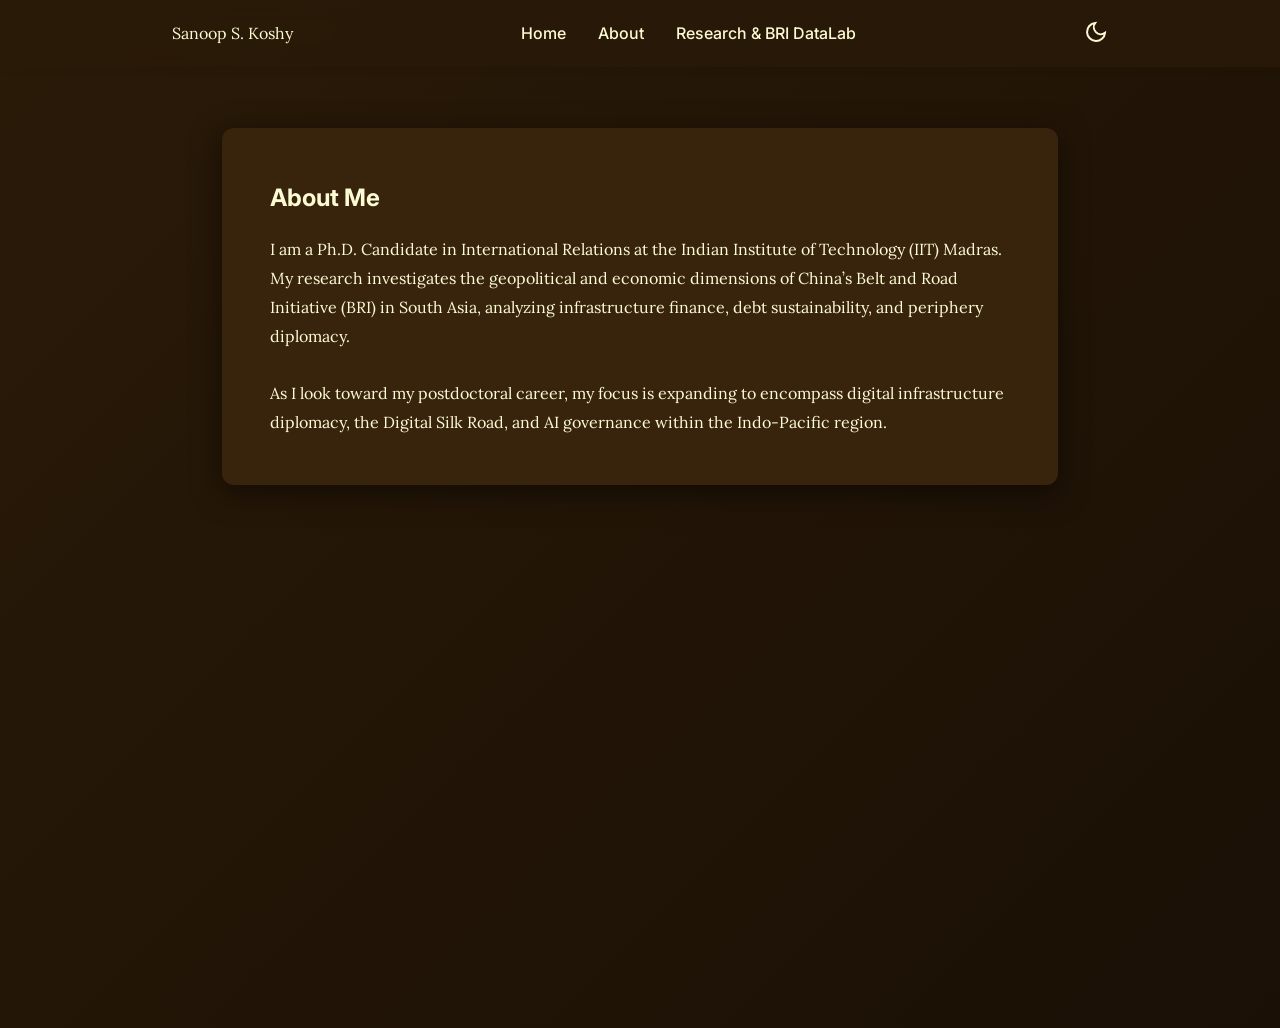
<file: about.html>
<!DOCTYPE html>
<html lang="en">
<head>
    <meta charset="UTF-8">
    <title>About | Sanoop Sajan Koshy</title>
    <link href="https://fonts.googleapis.com/css2?family=Inter:wght@400;500&family=Lora:ital,wght@0,400;1,400&display=swap" rel="stylesheet">
    <link rel="stylesheet" href="style.css">
</head>
<body>

    <header>
        <nav>
            <div class="logo">Sanoop S. Koshy</div>
            <ul class="nav-links">
                <li><a href="index.html">Home</a></li>
                <li><a href="about.html">About</a></li>
                <li><a href="research.html">Research & BRI DataLab</a></li>
            </ul>
            <button id="theme-toggle">
                <svg width="24" height="24" viewBox="0 0 24 24" fill="none" stroke="currentColor" stroke-width="2"><path d="M21 12.79A9 9 0 1 1 11.21 3 7 7 0 0 0 21 12.79z"></path></svg>
            </button>
        </nav>
    </header>

    <main class="page-container">
        <div class="card">
            <h2 style="margin-bottom: 1rem;">About Me</h2>
            <p>I am a Ph.D. Candidate in International Relations at the Indian Institute of Technology (IIT) Madras. My research investigates the geopolitical and economic dimensions of China’s Belt and Road Initiative (BRI) in South Asia, analyzing infrastructure finance, debt sustainability, and periphery diplomacy.</p>
            <br>
            <p>As I look toward my postdoctoral career, my focus is expanding to encompass digital infrastructure diplomacy, the Digital Silk Road, and AI governance within the Indo-Pacific region.</p>
        </div>
    </main>

    <script src="script.js"></script>
</body>
</html>
</file>
<file: style.css>
/* Color Palette & Themes */
:root {
    --bg-gradient: linear-gradient(135deg, #FDFBD4 0%, #F5F3CC 100%);
    --card-bg: #FFFFFF;
    --text-main: #38240D;
    --text-muted: #713600;
    --accent: #C05800;
    --nav-bg: rgba(253, 251, 212, 0.8);
    --shadow: 0 8px 30px rgba(113, 54, 0, 0.08);
}

[data-theme="dark"] {
    --bg-gradient: linear-gradient(135deg, #2A1A08 0%, #1A1005 100%);
    --card-bg: #38240D;
    --text-main: #FDFBD4;
    --text-muted: #F5F3CC;
    --accent: #C05800;
    --nav-bg: rgba(42, 26, 8, 0.8);
    --shadow: 0 8px 30px rgba(0, 0, 0, 0.5);
}

/* Base Settings */
* { margin: 0; padding: 0; box-sizing: border-box; }
body {
    font-family: 'Lora', serif;
    background: var(--bg-gradient);
    color: var(--text-main);
    line-height: 1.8;
    min-height: 100vh;
    transition: background 0.4s ease, color 0.4s ease;
}
h1, h2, h3, h4, h5, .nav-links { font-family: 'Inter', sans-serif; }
a { color: var(--accent); text-decoration: none; }

/* Fixed Navigation Bar */
header {
    position: fixed;
    top: 0; width: 100%;
    background-color: var(--nav-bg);
    backdrop-filter: blur(10px); /* Creates a modern frosted glass effect */
    z-index: 1000;
    box-shadow: 0 2px 10px rgba(0,0,0,0.05);
}
nav {
    display: flex; /* This forces items into a horizontal row */
    justify-content: space-between;
    align-items: center;
    max-width: 1000px;
    margin: 0 auto;
    padding: 1.2rem 2rem;
}
.nav-links {
    display: flex; /* Forces the list items into a row */
    list-style: none; /* Removes the bullet points */
    gap: 2rem;
}
.nav-links a { color: var(--text-main); font-weight: 500; }
.nav-links a:hover { color: var(--accent); }

/* Dark Mode Button Fix */
#theme-toggle {
    background: none; border: none; cursor: pointer; color: var(--text-main);
}
#theme-toggle svg {
    pointer-events: none; /* Crucial fix: prevents the icon from stealing the click */
}

/* Modern Layout Elements */
.page-container {
    max-width: 900px;
    margin: 8rem auto 4rem auto; /* Pushes content down below the sticky nav */
    padding: 0 2rem;
}
.hero-center {
    text-align: center;
    margin-top: 15vh;
}
.hero-center h1 { font-size: 3.5rem; margin-bottom: 0.5rem; }
.hero-center h2 { font-size: 1.5rem; font-weight: 400; color: var(--text-muted); }
.tagline { color: var(--accent); letter-spacing: 1px; margin-top: 1rem; }

/* Modern Card Design */
.card {
    background-color: var(--card-bg);
    padding: 3rem;
    border-radius: 12px;
    box-shadow: var(--shadow); /* Soft modern shadow */
    margin-bottom: 2rem;
    transition: background-color 0.4s ease, box-shadow 0.4s ease;
}

.btn {
    display: inline-block;
    padding: 0.8rem 1.8rem;
    font-family: 'Inter', sans-serif;
    border-radius: 6px;
    margin: 1rem 0.5rem;
    border: 2px solid var(--accent);
}
.btn-primary { background-color: var(--accent); color: #fff; }
.btn-secondary { background-color: transparent; color: var(--text-main); }
</file>
